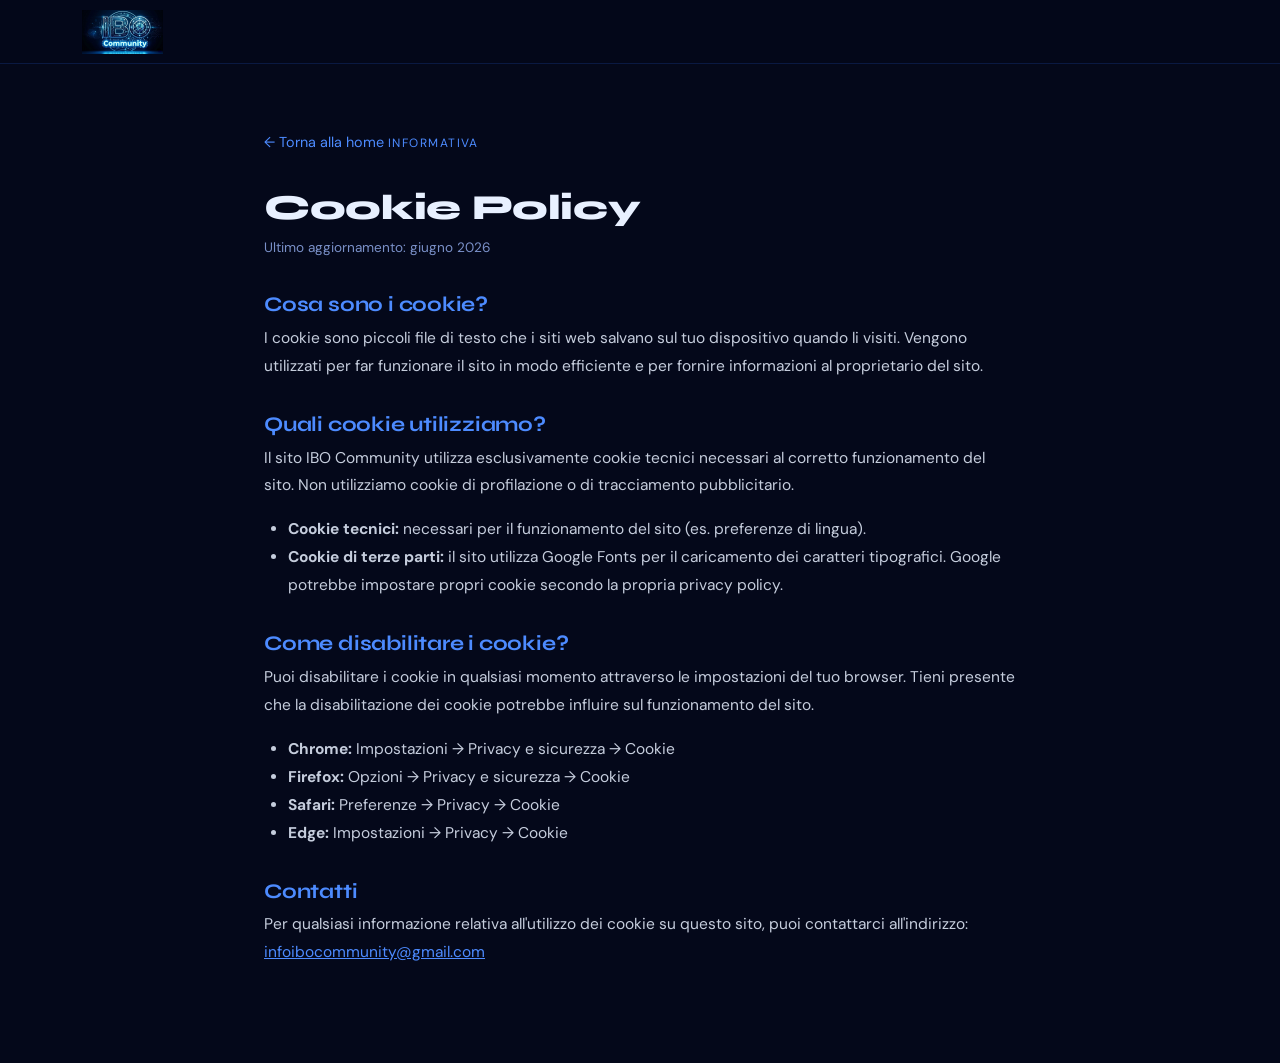
<file: cookie.html>
<!DOCTYPE html>
<html lang="it">
<head>
  <meta charset="UTF-8" />
  <meta name="viewport" content="width=device-width, initial-scale=1.0" />
  <title>Cookie Policy — IBO Community</title>
  <link href="https://fonts.googleapis.com/css2?family=Syne:wght@400;600;700;800&family=DM+Sans:ital,wght@0,300;0,400;0,500;1,300&display=swap" rel="stylesheet" />
  <link href="https://cdnjs.cloudflare.com/ajax/libs/bootstrap/5.3.3/css/bootstrap.min.css" rel="stylesheet" />
  <link rel="stylesheet" href="style.css" />
  <style>
    .policy-wrap { max-width: 800px; margin: 0 auto; padding: 8rem 1.5rem 5rem; }
    .policy-wrap h1 { font-family: var(--font-display); font-size: 2.2rem; font-weight: 800; margin-bottom: 0.5rem; }
    .policy-wrap h2 { font-family: var(--font-display); font-size: 1.3rem; font-weight: 700; margin: 2rem 0 0.5rem; color: var(--glow); }
    .policy-wrap p, .policy-wrap li { font-size: 0.97rem; color: rgba(232,240,255,0.85); line-height: 1.8; }
    .policy-wrap ul { padding-left: 1.5rem; }
    .back-btn { display: inline-flex; align-items: center; gap: 0.5rem; color: var(--glow); text-decoration: none; font-size: 0.9rem; margin-bottom: 2rem; transition: opacity 0.2s; }
    .back-btn:hover { opacity: 0.75; color: var(--glow); }
  </style>
</head>
<body>

  <nav class="navbar fixed-top custom-nav">
    <div class="container-xl d-flex align-items-center justify-content-between">
      <a class="nav-logo" href="index.html">
        <img src="ibo_logo.jpg" alt="Logo IBO Community" class="nav-logo-img" />
      </a>
    </div>
  </nav>

  <div class="policy-wrap">
    <a href="index.html" class="back-btn">← Torna alla home</a>
    <span style="font-size:0.75rem; letter-spacing:0.12em; text-transform:uppercase; color:var(--glow);">Informativa</span>
    <h1>Cookie Policy</h1>
    <p style="color:var(--muted); font-size:0.85rem;">Ultimo aggiornamento: giugno 2026</p>

    <h2>Cosa sono i cookie?</h2>
    <p>I cookie sono piccoli file di testo che i siti web salvano sul tuo dispositivo quando li visiti. Vengono utilizzati per far funzionare il sito in modo efficiente e per fornire informazioni al proprietario del sito.</p>

    <h2>Quali cookie utilizziamo?</h2>
    <p>Il sito IBO Community utilizza esclusivamente cookie tecnici necessari al corretto funzionamento del sito. Non utilizziamo cookie di profilazione o di tracciamento pubblicitario.</p>
    <ul>
      <li><strong>Cookie tecnici:</strong> necessari per il funzionamento del sito (es. preferenze di lingua).</li>
      <li><strong>Cookie di terze parti:</strong> il sito utilizza Google Fonts per il caricamento dei caratteri tipografici. Google potrebbe impostare propri cookie secondo la propria privacy policy.</li>
    </ul>

    <h2>Come disabilitare i cookie?</h2>
    <p>Puoi disabilitare i cookie in qualsiasi momento attraverso le impostazioni del tuo browser. Tieni presente che la disabilitazione dei cookie potrebbe influire sul funzionamento del sito.</p>
    <ul>
      <li><strong>Chrome:</strong> Impostazioni → Privacy e sicurezza → Cookie</li>
      <li><strong>Firefox:</strong> Opzioni → Privacy e sicurezza → Cookie</li>
      <li><strong>Safari:</strong> Preferenze → Privacy → Cookie</li>
      <li><strong>Edge:</strong> Impostazioni → Privacy → Cookie</li>
    </ul>

    <h2>Contatti</h2>
    <p>Per qualsiasi informazione relativa all'utilizzo dei cookie su questo sito, puoi contattarci all'indirizzo: <a href="mailto:infoibocommunity@gmail.com" style="color:var(--glow);">infoibocommunity@gmail.com</a></p>
  </div>

</body>
</html>
</file>
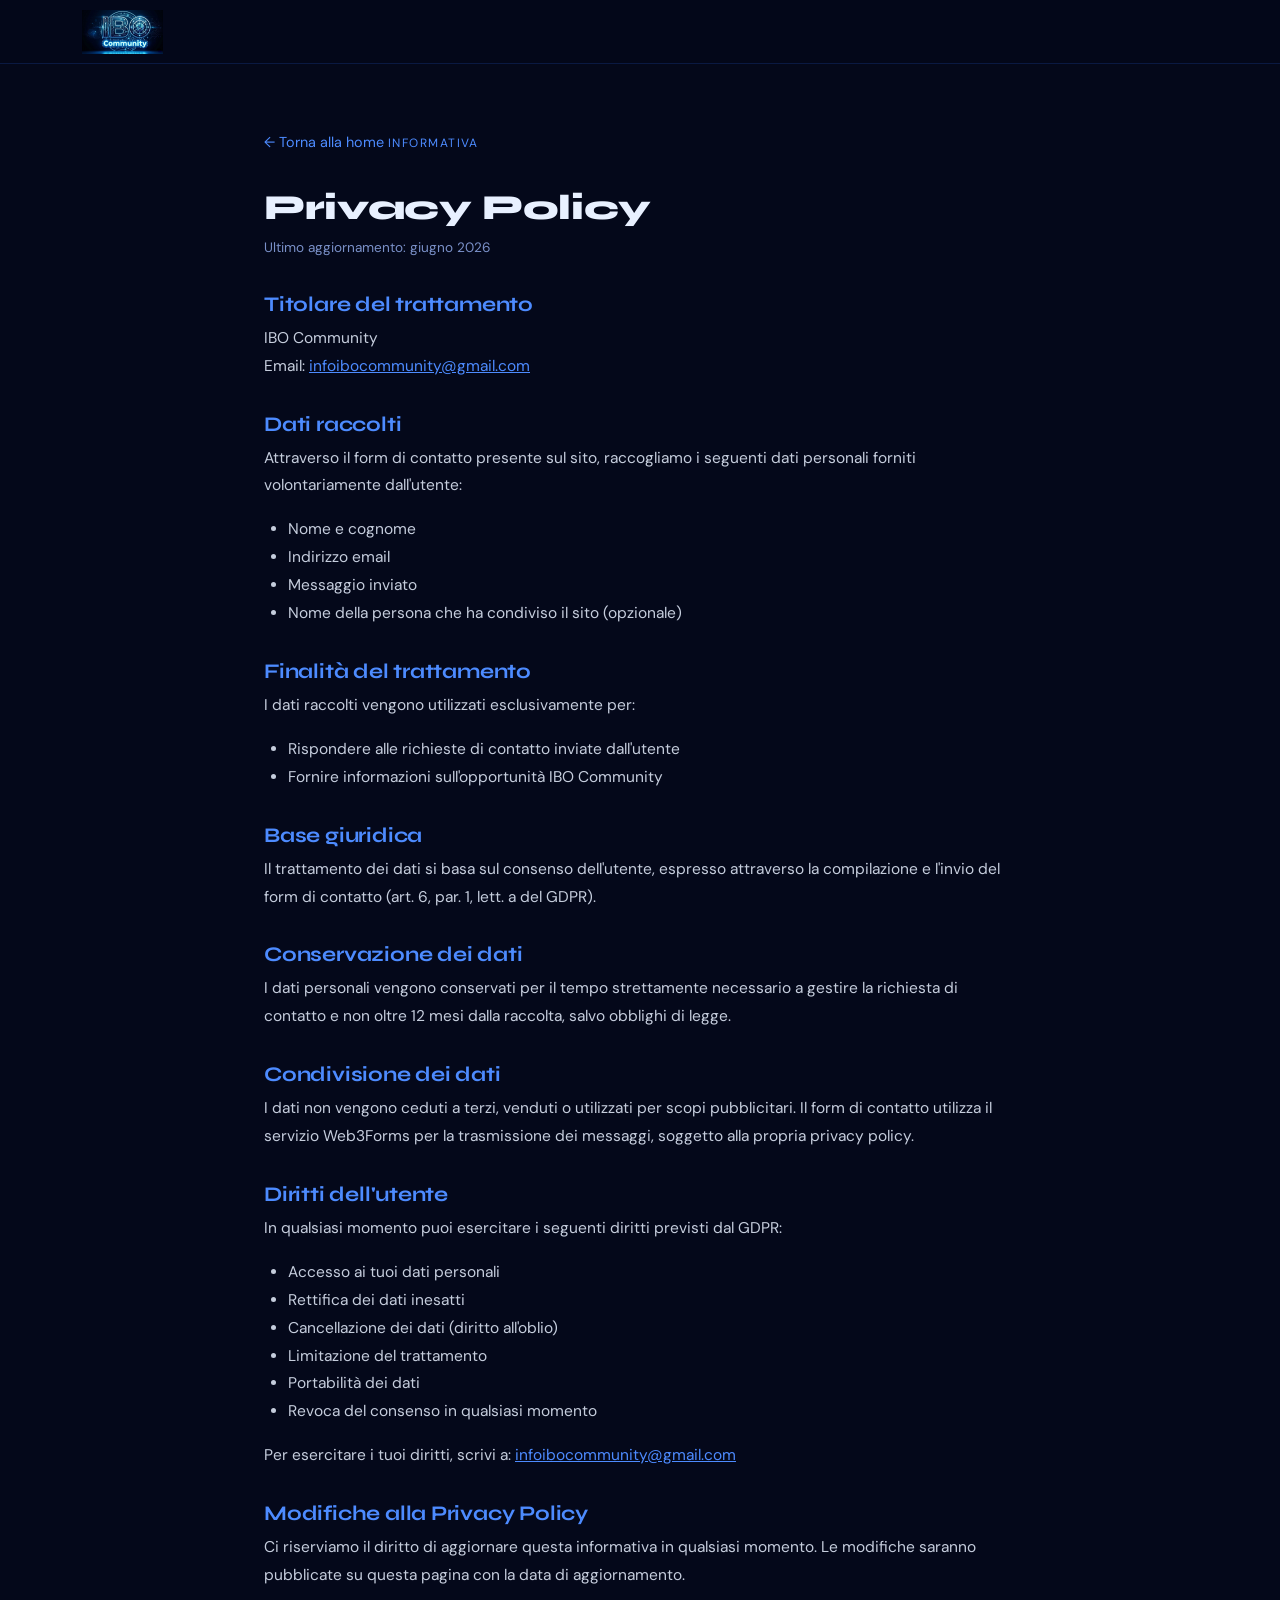
<file: privacy.html>
<!DOCTYPE html>
<html lang="it">
<head>
  <meta charset="UTF-8" />
  <meta name="viewport" content="width=device-width, initial-scale=1.0" />
  <title>Privacy Policy — IBO Community</title>
  <link href="https://fonts.googleapis.com/css2?family=Syne:wght@400;600;700;800&family=DM+Sans:ital,wght@0,300;0,400;0,500;1,300&display=swap" rel="stylesheet" />
  <link href="https://cdnjs.cloudflare.com/ajax/libs/bootstrap/5.3.3/css/bootstrap.min.css" rel="stylesheet" />
  <link rel="stylesheet" href="style.css" />
  <style>
    .policy-wrap { max-width: 800px; margin: 0 auto; padding: 8rem 1.5rem 5rem; }
    .policy-wrap h1 { font-family: var(--font-display); font-size: 2.2rem; font-weight: 800; margin-bottom: 0.5rem; }
    .policy-wrap h2 { font-family: var(--font-display); font-size: 1.3rem; font-weight: 700; margin: 2rem 0 0.5rem; color: var(--glow); }
    .policy-wrap p, .policy-wrap li { font-size: 0.97rem; color: rgba(232,240,255,0.85); line-height: 1.8; }
    .policy-wrap ul { padding-left: 1.5rem; }
    .back-btn { display: inline-flex; align-items: center; gap: 0.5rem; color: var(--glow); text-decoration: none; font-size: 0.9rem; margin-bottom: 2rem; transition: opacity 0.2s; }
    .back-btn:hover { opacity: 0.75; color: var(--glow); }
  </style>
</head>
<body>

  <nav class="navbar fixed-top custom-nav">
    <div class="container-xl d-flex align-items-center justify-content-between">
      <a class="nav-logo" href="index.html">
        <img src="ibo_logo.jpg" alt="Logo IBO Community" class="nav-logo-img" />
      </a>
    </div>
  </nav>

  <div class="policy-wrap">
    <a href="index.html" class="back-btn">← Torna alla home</a>
    <span style="font-size:0.75rem; letter-spacing:0.12em; text-transform:uppercase; color:var(--glow);">Informativa</span>
    <h1>Privacy Policy</h1>
    <p style="color:var(--muted); font-size:0.85rem;">Ultimo aggiornamento: giugno 2026</p>

    <h2>Titolare del trattamento</h2>
    <p>IBO Community<br/>Email: <a href="mailto:infoibocommunity@gmail.com" style="color:var(--glow);">infoibocommunity@gmail.com</a></p>

    <h2>Dati raccolti</h2>
    <p>Attraverso il form di contatto presente sul sito, raccogliamo i seguenti dati personali forniti volontariamente dall'utente:</p>
    <ul>
      <li>Nome e cognome</li>
      <li>Indirizzo email</li>
      <li>Messaggio inviato</li>
      <li>Nome della persona che ha condiviso il sito (opzionale)</li>
    </ul>

    <h2>Finalità del trattamento</h2>
    <p>I dati raccolti vengono utilizzati esclusivamente per:</p>
    <ul>
      <li>Rispondere alle richieste di contatto inviate dall'utente</li>
      <li>Fornire informazioni sull'opportunità IBO Community</li>
    </ul>

    <h2>Base giuridica</h2>
    <p>Il trattamento dei dati si basa sul consenso dell'utente, espresso attraverso la compilazione e l'invio del form di contatto (art. 6, par. 1, lett. a del GDPR).</p>

    <h2>Conservazione dei dati</h2>
    <p>I dati personali vengono conservati per il tempo strettamente necessario a gestire la richiesta di contatto e non oltre 12 mesi dalla raccolta, salvo obblighi di legge.</p>

    <h2>Condivisione dei dati</h2>
    <p>I dati non vengono ceduti a terzi, venduti o utilizzati per scopi pubblicitari. Il form di contatto utilizza il servizio Web3Forms per la trasmissione dei messaggi, soggetto alla propria privacy policy.</p>

    <h2>Diritti dell'utente</h2>
    <p>In qualsiasi momento puoi esercitare i seguenti diritti previsti dal GDPR:</p>
    <ul>
      <li>Accesso ai tuoi dati personali</li>
      <li>Rettifica dei dati inesatti</li>
      <li>Cancellazione dei dati (diritto all'oblio)</li>
      <li>Limitazione del trattamento</li>
      <li>Portabilità dei dati</li>
      <li>Revoca del consenso in qualsiasi momento</li>
    </ul>
    <p>Per esercitare i tuoi diritti, scrivi a: <a href="mailto:infoibocommunity@gmail.com" style="color:var(--glow);">infoibocommunity@gmail.com</a></p>

    <h2>Modifiche alla Privacy Policy</h2>
    <p>Ci riserviamo il diritto di aggiornare questa informativa in qualsiasi momento. Le modifiche saranno pubblicate su questa pagina con la data di aggiornamento.</p>
  </div>

</body>
</html>
</file>
<file: style.css>
/* ══════════════════════════════════════════
   style.css — IBO Community Site
   Dependencies: Bootstrap 5, Font Awesome 6
══════════════════════════════════════════ */


/* ─────────────────────────────────────────
   1. VARIABLES
───────────────────────────────────────── */
:root {
  --navy:          #04081a;
  --deep:          #080f2e;
  --mid:           #0d1a4a;
  --accent:        #2e6cff;
  --glow:          #4d8bff;
  --bright:        #7eb4ff;
  --white:         #e8f0ff;
  --muted:         #7a90c8;
  --gold:          #f0c060;
  --font-display:  'Syne', sans-serif;
  --font-body:     'DM Sans', sans-serif;
  --radius-sm:     8px;
  --radius-md:     12px;
  --radius-lg:     16px;
  --radius-xl:     20px;
  --shadow-glow:   0 0 32px rgba(46, 108, 255, 0.35);
  --shadow-hover:  0 8px 40px rgba(77, 139, 255, 0.45);
  --border-subtle: 1px solid rgba(46, 108, 255, 0.18);
  --border-mid:    1px solid rgba(46, 108, 255, 0.3);
}


/* ─────────────────────────────────────────
   2. RESET & BASE
   — Tutto parte da qui per cascata
───────────────────────────────────────── */
*, *::before, *::after { box-sizing: border-box; }
html { scroll-behavior: smooth; }
body {
  background-color: var(--navy);
  color: var(--white);          /* ← tutti i testi ereditano bianco */
  font-family: var(--font-body);
  font-size: 16px;
  line-height: 1.8;             /* ← line-height globale */
  overflow-x: hidden;
}
section { position: relative; z-index: 1; }

/* ─────────────────────────────────────────
   TIPOGRAFIA GLOBALE — cascata da body
   Sovrascrivere solo dove necessario
───────────────────────────────────────── */
h1, h2, h3, h4, h5, h6 {
  font-family: var(--font-display);
  font-weight: 800;
  line-height: 1.15;
  letter-spacing: -0.01em;
  /* colore ereditato da body = var(--white) */
}

p {
  font-size: 0.95rem;
  line-height: 1.9;
  /* colore ereditato da body = var(--white) */
}

/* Gradiente sui titoli sezione */
.section-title {
  font-size: clamp(2rem, 4vw, 2.8rem);
  margin-bottom: 1.1rem;
  background: linear-gradient(135deg, #ffffff 0%, var(--glow) 100%);
  -webkit-background-clip: text;
  -webkit-text-fill-color: transparent;
  background-clip: text;
}


/* ─────────────────────────────────────────
   3. UTILITIES
───────────────────────────────────────── */
.bg-deep { background-color: var(--deep); }
.bg-mid  { background-color: var(--mid);  }
.text-muted-custom { font-size: 0.95rem; margin-bottom: 1.1rem; line-height: 1.9; }


/* ─────────────────────────────────────────
   4. LAYOUT
───────────────────────────────────────── */
#stars-canvas { position: fixed; inset: 0; pointer-events: none; z-index: 0; }
.divider {
  position: relative; z-index: 1; height: 1px;
  background: linear-gradient(to right, transparent, rgba(46,108,255,0.4), transparent);
  margin: 0 2rem;
}


/* ─────────────────────────────────────────
   5. NAVIGATION
───────────────────────────────────────── */
.custom-nav,
.custom-nav.navbar {
  position: fixed !important;
  top: 0 !important; left: 0 !important; right: 0 !important;
  width: 100% !important;
  background: rgba(4, 8, 26, 0.92) !important;
  backdrop-filter: blur(20px) !important;
  -webkit-backdrop-filter: blur(20px) !important;
  border-bottom: var(--border-subtle) !important;
  padding: 0.6rem 0 !important;
  z-index: 1000 !important;
  transform: none !important;
  transition: none !important;
  min-height: unset !important;
}
.nav-logo     { display: flex; align-items: center; text-decoration: none; flex-shrink: 0; }
.nav-logo-img { height: 44px; width: auto; object-fit: contain; }
.nav-links    { display: flex !important; flex-wrap: nowrap; gap: 1.5rem; list-style: none; margin: 0; padding: 0; width: max-content; }
.custom-nav .nav-link {
  font-size: 0.84rem; font-weight: 500; letter-spacing: 0.04em;
  color: #ffffff !important; padding: 0.3rem 0 !important;
  text-decoration: none; position: relative; transition: opacity 0.2s;
  white-space: nowrap; display: block;
}
.custom-nav .nav-link::after {
  content: ''; position: absolute; bottom: -2px; left: 0;
  width: 0; height: 2px; background: var(--glow);
  border-radius: 2px; transition: width 0.25s ease;
}
.custom-nav .nav-link:hover { opacity: 0.85; }
.custom-nav .nav-link:hover::after { width: 100%; }
.nav-cta {
  padding: 0.42rem 1.1rem !important; border-radius: var(--radius-sm) !important;
  background: var(--accent) !important; color: #ffffff !important;
  font-weight: 700 !important; letter-spacing: 0.02em !important;
  transition: background 0.25s, box-shadow 0.25s !important;
}
.nav-cta::after { display: none !important; }
.nav-cta:hover  { background: var(--glow) !important; opacity: 1 !important; box-shadow: 0 0 20px rgba(77,139,255,0.5) !important; }

.nav-cta-contact {
  padding: 0.42rem 1.1rem !important;
  border-radius: var(--radius-sm) !important;
  border: 1px solid rgba(77, 139, 255, 0.6) !important;
  color: var(--bright) !important;
  font-weight: 600 !important;
  background: rgba(46, 108, 255, 0.15) !important;
  transition: background 0.25s, border-color 0.25s, box-shadow 0.25s !important;
}
.nav-cta-contact::after { display: none !important; }
.nav-cta-contact:hover {
  background: rgba(46, 108, 255, 0.3) !important;
  border-color: var(--glow) !important;
  box-shadow: 0 0 16px rgba(77,139,255,0.4) !important;
  opacity: 1 !important;
}

@media (min-width: 768px) {
  .custom-nav .container-xl { display: flex !important; flex-direction: row !important; align-items: center !important; justify-content: space-between !important; }
  .nav-links { gap: 2rem; width: auto; }
  .custom-nav .nav-link { font-size: 0.86rem; }
  .nav-logo-img { height: 44px; }
}


/* ─────────────────────────────────────────
   6. WIDGET LINGUA
───────────────────────────────────────── */
.lang-widget { position: fixed; bottom: 2rem; right: 1.5rem; z-index: 999; display: flex; flex-direction: column; gap: 0.5rem; }
.lang-btn {
  display: flex; align-items: center; gap: 0.5rem; padding: 0.5rem 0.9rem;
  border-radius: 999px; background: rgba(4,8,26,0.82); border: 1px solid rgba(46,108,255,0.25);
  backdrop-filter: blur(12px); text-decoration: none; color: var(--muted);
  font-size: 0.78rem; font-weight: 600; letter-spacing: 0.06em;
  transition: border-color 0.25s, color 0.25s, box-shadow 0.25s, transform 0.2s; white-space: nowrap;
}
.lang-btn:hover       { border-color: var(--glow); color: var(--white); box-shadow: 0 0 20px rgba(46,108,255,0.3); transform: translateX(-3px); }
.lang-btn.lang-active { border-color: var(--glow); color: var(--white); box-shadow: 0 0 16px rgba(77,139,255,0.35); }
.lang-label { font-family: var(--font-display); font-size: 0.72rem; font-weight: 700; }


/* ─────────────────────────────────────────
   7. INTRO
───────────────────────────────────────── */
#intro {
  position: relative; z-index: 1; width: 100%; height: 100vh;
  overflow: hidden; padding-top: 80px; box-sizing: border-box; background: #04081a;
}
.intro-img { width: 100%; height: 100%; object-fit: contain; object-position: center; display: block; }
.intro-img-mobile { display: none; }


/* ─────────────────────────────────────────
   8. HERO
───────────────────────────────────────── */
#hero { position: relative; z-index: 1; min-height: 100vh; display: flex; align-items: center; justify-content: center; padding: 8rem 1.5rem 6rem; overflow: hidden; }
.hero-overlay { position: absolute; inset: 0; background: linear-gradient(to bottom, rgba(4,8,26,0.60) 0%, rgba(4,8,26,0.50) 50%, rgba(4,8,26,0.80) 100%); z-index: 1; }
.orb { position: absolute; border-radius: 50%; filter: blur(90px); pointer-events: none; z-index: 2; }
.orb-1 { width: 520px; height: 520px; background: rgba(46,108,255,0.15); top: -120px; left: -180px; }
.orb-2 { width: 420px; height: 420px; background: rgba(77,139,255,0.09); bottom: -60px; right: -120px; }
.hero-content { position: relative; z-index: 3; }
.hero-badge {
  display: inline-block; padding: 0.52rem 1.5rem; border-radius: 999px;
  border: 1px solid rgba(255,255,255,0.35); background: rgba(255,255,255,0.08);
  font-size: 0.95rem; font-weight: 600; letter-spacing: 0.1em; text-transform: uppercase;
  margin-bottom: 2rem; animation: fadeUp 0.8s ease both;
}
.hero-sub   { max-width: 520px; font-size: 1.08rem; font-weight: 300; color: rgba(255,255,255,0.85); animation: fadeUp 0.8s 0.3s ease both; }
.btn-hero   { padding: 0.85rem 2.2rem; border-radius: var(--radius-sm); background: var(--accent); color: #fff; font-family: var(--font-body); font-size: 0.97rem; font-weight: 600; border: none; text-decoration: none; display: inline-flex; align-items: center; cursor: pointer; transition: background 0.25s, transform 0.2s, box-shadow 0.25s; box-shadow: var(--shadow-glow); animation: fadeUp 0.8s 0.45s ease both; }
.btn-hero:hover { background: var(--glow); color: #fff; transform: translateY(-2px); box-shadow: var(--shadow-hover); }
.hero-stats { animation: fadeUp 0.8s 0.6s ease both; }
.stat       { text-align: center; }
.stat-num   { font-family: var(--font-display); font-size: 2.4rem; font-weight: 800; line-height: 1.1; }
.stat-label { font-size: 0.78rem; letter-spacing: 0.1em; text-transform: uppercase; color: rgba(255,255,255,0.75); }


/* ─────────────────────────────────────────
   9. SECTION COMMONS
───────────────────────────────────────── */
.section-inner { padding: 7rem 1.5rem; }
.section-label { display: inline-block; font-size: 0.72rem; font-weight: 700; letter-spacing: 0.16em; text-transform: uppercase; color: var(--glow); margin-bottom: 0.75rem; }


/* ─────────────────────────────────────────
   10. CHI SIAMO
───────────────────────────────────────── */
#chi-siamo { background-color: var(--navy); }
.about-photo-wrap {
  position: relative; border-radius: var(--radius-lg);
  overflow: visible; border: none; box-shadow: none;
  transition: transform 0.3s;
}
.about-photo-wrap:hover { transform: translateY(-3px); }
.about-photo-main .about-photo { height: auto; width: 100%; }
.about-photo { width: 100%; object-fit: contain; object-position: center; display: block; }
.about-photo-desktop { display: none; }
.about-photo-mobile  { display: block; }


/* ─────────────────────────────────────────
   11. SERVIZI
───────────────────────────────────────── */
#servizi { background-color: var(--deep); }
.service-circle-wrap { display: flex; justify-content: center; margin-bottom: 1.2rem; }
.service-circle {
  width: 160px; height: 160px; border-radius: 50%; overflow: hidden;
  border: 3px solid rgba(46,108,255,0.35); background: var(--mid);
  box-shadow: 0 0 30px rgba(46,108,255,0.2);
  transition: border-color 0.3s, box-shadow 0.3s, transform 0.3s;
}
.service-circle:hover { border-color: var(--glow); box-shadow: 0 0 50px rgba(77,139,255,0.45); transform: translateY(-6px) scale(1.04); }
.service-circle-icon { display: flex; align-items: center; justify-content: center; background: rgba(46,108,255,0.1); }
.service-circle-icon i { font-size: 2.8rem; color: var(--glow); filter: drop-shadow(0 0 12px rgba(77,139,255,0.7)); }
.service-title { font-family: var(--font-display); font-size: 1rem; font-weight: 700; margin-bottom: 0.4rem; }
.service-desc  { font-size: 0.84rem; line-height: 1.7; margin: 0 auto; max-width: 200px; color: rgba(232,240,255,0.85); }


/* ─────────────────────────────────────────
   12. GALLERIA
───────────────────────────────────────── */
#galleria { background-color: var(--navy); }
.gallery-carousel-wrap { position: relative; border-radius: var(--radius-xl); overflow: hidden; border: var(--border-subtle); box-shadow: 0 0 80px rgba(46,108,255,0.2); }
.gallery-inner-wrap { border-radius: var(--radius-xl); }
.gallery-slide { position: relative; width: 100%; height: 560px; overflow: hidden; background: var(--navy); }
.gallery-slide-img { width: 100%; height: 100%; object-fit: contain; object-position: center; display: block; background: var(--navy); transition: transform 0.6s ease; }
.carousel-item.active .gallery-slide-img { transform: scale(1.03); }
.gallery-indicators { bottom: 4rem !important; gap: 6px; }
.gallery-indicators button { width: 8px !important; height: 8px !important; border-radius: 50% !important; background: rgba(255,255,255,0.4) !important; border: none !important; transition: background 0.25s, transform 0.25s !important; padding: 0 !important; }
.gallery-indicators button.active { background: var(--glow) !important; transform: scale(1.3); box-shadow: 0 0 10px var(--glow); }
.carousel-control-prev,
.carousel-control-next { width: auto; opacity: 0.8; }
.carousel-control-prev { left: 10px; }
.carousel-control-next { right: 10px; }
.carousel-control-prev i,
.carousel-control-next i { color: white; filter: drop-shadow(0 0 4px rgba(0,0,0,0.6)); transition: transform 0.2s; }
.carousel-control-prev:hover i,
.carousel-control-next:hover i { transform: scale(1.2); }


/* ─────────────────────────────────────────
   13. RECENSIONI
───────────────────────────────────────── */
#recensioni { background-color: var(--deep); }
.testi-card-v2 {
  border-radius: var(--radius-lg); overflow: hidden;
  background: rgba(4,8,26,0.65); border: var(--border-subtle);
  height: 100%; transition: border-color 0.3s, transform 0.3s;
}
.testi-card-v2:hover { border-color: rgba(77,139,255,0.4); transform: translateY(-5px); }
.testi-photo-v2 { width: 100%; height: 280px; object-fit: cover; object-position: top center; display: block; background: var(--mid); }
.testi-body  { padding: 1.3rem; }
.testi-name  { font-family: var(--font-display); font-size: 1.05rem; font-weight: 800; margin-bottom: 0.15rem; }
.testi-city  { font-size: 0.78rem; letter-spacing: 0.07em; text-transform: uppercase; color: var(--muted); display: block; margin-bottom: 0.9rem; }
.testi-quote { font-size: 1.4rem; color: rgba(46,108,255,0.35); display: block; margin-bottom: 0.5rem; }
.testi-body p { font-size: 0.9rem; font-style: italic; line-height: 1.7; margin: 0; }


/* ─────────────────────────────────────────
   14. FORM
───────────────────────────────────────── */
.custom-input,
.form-control.custom-input {
  padding: 0.85rem 1.2rem;
  border-radius: var(--radius-sm) !important;
  border: 1px solid rgba(46,108,255,0.28) !important;
  background: rgba(4,8,26,0.65) !important;
  color: var(--white) !important;
  font-family: var(--font-body); font-size: 0.94rem;
  outline: none; transition: border-color 0.25s, box-shadow 0.25s;
}
.custom-input:focus,
.form-control.custom-input:focus {
  border-color: var(--glow) !important;
  box-shadow: 0 0 0 3px rgba(77,139,255,0.15) !important;
  background: rgba(4,8,26,0.8) !important;
}
.custom-input::placeholder { color: rgba(122,144,200,0.55); }
.custom-input option { background: #080f2e; color: #e8f0ff; }
.custom-label { font-size: 0.76rem; letter-spacing: 0.08em; text-transform: uppercase; color: var(--white); margin-bottom: 0.4rem; }


/* ─────────────────────────────────────────
   15. CONTATTI
───────────────────────────────────────── */
#contatti { background-color: var(--navy); }
.contact-form-box { padding: 2.2rem; border-radius: var(--radius-xl); background: rgba(8,15,46,0.55); border: var(--border-subtle); }
.success-msg { font-size: 0.9rem; color: var(--glow); }
.contact-item {
  display: flex; align-items: center; gap: 1rem; padding: 1.1rem 1.4rem;
  border-radius: var(--radius-md); background: rgba(4,8,26,0.5);
  border: var(--border-subtle); text-decoration: none; color: var(--white);
  transition: border-color 0.25s, background 0.25s, transform 0.2s;
}
.contact-item:hover { border-color: rgba(77,139,255,0.5); background: rgba(13,26,74,0.55); color: var(--white); transform: translateX(4px); }
.contact-icon { width: 44px; height: 44px; border-radius: var(--radius-sm); background: rgba(46,108,255,0.15); border: var(--border-subtle); display: flex; align-items: center; justify-content: center; font-size: 1.1rem; color: var(--glow); flex-shrink: 0; }
.contact-item small { display: block; font-size: 0.72rem; letter-spacing: 0.09em; text-transform: uppercase; color: rgba(232,240,255,0.6); margin-bottom: 0.15rem; }
.contact-item span  { font-size: 0.93rem; font-weight: 500; }


/* ─────────────────────────────────────────
   16. FOOTER
───────────────────────────────────────── */
.site-footer { position: relative; z-index: 1; background: var(--deep); border-top: var(--border-subtle); padding: 3rem 0 2rem; }
.footer-brand-name { font-family: var(--font-display); font-size: 1.6rem; font-weight: 800; letter-spacing: 0.03em; }
.footer-social { width: 42px; height: 42px; border-radius: 50%; background: rgba(46,108,255,0.12); border: var(--border-subtle); display: flex; align-items: center; justify-content: center; color: var(--muted); font-size: 1rem; text-decoration: none; transition: background 0.25s, color 0.25s, box-shadow 0.25s, transform 0.2s; }
.footer-social:hover { background: var(--accent); color: #fff; box-shadow: var(--shadow-glow); transform: translateY(-3px); }
.footer-divider { height: 1px; background: linear-gradient(to right, transparent, rgba(46,108,255,0.25), transparent); margin-bottom: 1.5rem; }
.footer-copy { font-size: 0.82rem; color: var(--muted); }
.footer-copy strong { color: var(--white); }
.footer-legal a { font-size: 0.78rem; color: var(--muted); text-decoration: none; transition: color 0.2s; position: relative; }
.footer-legal a::after { content: ''; position: absolute; bottom: -1px; left: 0; width: 0; height: 1px; background: var(--glow); transition: width 0.2s; }
.footer-legal a:hover { color: var(--bright); }
.footer-legal a:hover::after { width: 100%; }


/* ─────────────────────────────────────────
   17. ANIMAZIONI
───────────────────────────────────────── */
@keyframes fadeUp { from { opacity: 0; transform: translateY(30px); } to { opacity: 1; transform: translateY(0); } }


/* ─────────────────────────────────────────
   18. REVEAL
───────────────────────────────────────── */
.reveal { opacity: 0; transform: translateY(32px); transition: opacity 0.7s ease, transform 0.7s ease; }
.reveal.visible { opacity: 1; transform: translateY(0); }
.delay-1 { transition-delay: 0.15s; }
.delay-2 { transition-delay: 0.30s; }


/* ─────────────────────────────────────────
   19. SCROLL MARGIN NAVBAR
───────────────────────────────────────── */
#chi-siamo, #servizi, #galleria, #recensioni, #contatti { scroll-margin-top: 10px; }


/* ─────────────────────────────────────────
   20. COOKIE BANNER
───────────────────────────────────────── */
#cookie-banner {
  position: fixed; bottom: 0; left: 0; right: 0; z-index: 9999;
  background: rgba(4,8,26,0.97); border-top: var(--border-subtle);
  padding: 1rem 2rem; display: flex; align-items: center;
  justify-content: space-between; gap: 1rem; flex-wrap: wrap;
  backdrop-filter: blur(12px);
}
#cookie-banner p { margin: 0; font-size: 0.88rem; }
#cookie-banner a { color: var(--glow); }
#cookie-banner button {
  padding: 0.5rem 1.4rem; border-radius: var(--radius-sm);
  background: var(--accent); color: #fff; border: none;
  font-weight: 600; font-size: 0.88rem; cursor: pointer;
  white-space: nowrap; transition: background 0.2s;
}
#cookie-banner button:hover { background: var(--glow); }


/* ══════════════════════════════════════════
   RESPONSIVE
══════════════════════════════════════════ */

@media (min-width: 1400px) {
  .hero-sub      { max-width: 580px; font-size: 1.15rem; }
  .stat-num      { font-size: 2.8rem; }
  .gallery-slide { height: 620px; }
  .section-inner { padding: 8rem 2rem; }
}

@media (min-width: 1200px) {
  .about-photo-desktop { display: block; }
  .about-photo-mobile  { display: none; }
}

@media (max-width: 1200px) {
  .hero-sub      { max-width: 480px; }
  .gallery-slide { height: 480px; }
}

@media (max-width: 992px) {
  .hero-sub       { font-size: 1rem; max-width: 440px; }
  .section-inner  { padding: 6rem 1.5rem; }
  .section-title  { font-size: clamp(1.8rem, 3.5vw, 2.4rem); }
  .service-circle { width: 130px; height: 130px; }
  .gallery-slide  { height: 420px; }
  .nav-links      { gap: 1.4rem; }
  .custom-nav .nav-link { font-size: 0.8rem; }
}

@media (min-width: 768px) {
  .about-photo-desktop { display: block; }
  .about-photo-mobile  { display: none; }
}

@media (max-width: 768px) {
  .custom-nav { padding: 0.9rem 0 !important; }
  .custom-nav .container-xl { display: flex !important; flex-direction: column !important; align-items: center !important; justify-content: center !important; gap: 0.8rem; }
  .nav-logo { justify-content: center; }
  .nav-logo-img { height: 42px; }
  .nav-links { gap: 1rem; justify-content: center; width: auto; }
  .custom-nav .nav-link { font-size: 0.72rem; white-space: nowrap; text-align: center; line-height: 1.2; }
  .nav-cta { padding: 0.38rem 0.9rem !important; font-size: 0.72rem !important; }

  #intro { height: 100vh; padding-top: 0; }
  .intro-img-desktop { display: none; }
  .intro-img-mobile  { display: block; object-fit: cover; width: 100%; height: 100%; }

  .section-inner  { padding: 5rem 1.2rem; }
  .orb-1 { width: 280px; height: 280px; }
  .orb-2 { width: 220px; height: 220px; }
  .service-circle { width: 120px; height: 120px; }
  .gallery-slide  { height: 340px; }
  .gallery-indicators { bottom: 3rem !important; }
  .contact-form-box { padding: 1.5rem; }
  .site-footer .container-xl { padding: 0 1.5rem; }
  .footer-copy, .footer-legal { width: 100%; justify-content: center; text-align: center; }
  .lang-widget { bottom: 1.5rem; right: 1rem; }

  .testi-photo-v2 { height: auto; max-height: 300px; object-fit: contain; object-position: center; border-radius: var(--radius-lg); }
  .testi-card-v2  { border-radius: var(--radius-lg); overflow: visible; }

  .about-photo-desktop { display: none; }
  .about-photo-mobile  { display: block; }
}

@media (max-width: 576px) {
  #cookie-banner { flex-direction: column; text-align: center; padding: 1rem; }
  #cookie-banner button { width: 100%; }

  #hero { padding: 7rem 1.2rem 4rem; }
  .hero-sub { font-size: 0.95rem; }
  .btn-hero { padding: 0.78rem 1.8rem; font-size: 0.9rem; }
  .hero-stats { gap: 2.5rem !important; }
  .section-inner { padding: 4.5rem 1.1rem; }
  .section-title { font-size: 1.9rem; }
  .gallery-slide { height: 280px; }
  .nav-links { gap: 0.6rem; }
  .custom-nav .nav-link { font-size: 0.58rem; }
  .nav-cta { padding: 0.28rem 0.6rem !important; font-size: 0.58rem !important; }
  .testi-photo-v2 { height: 220px; }
}

@media (max-width: 480px) {
  #hero { padding: 7rem 1rem 4rem; }
  .hero-stats { gap: 2rem !important; }
  .stat-num { font-size: 1.9rem; }
  .service-circle { width: 100px; height: 100px; }
  .gallery-slide { height: 240px; }
  .gallery-indicators { bottom: 2.5rem !important; }
  .lang-widget { bottom: 1.5rem; right: 1rem; }
  .lang-btn { padding: 0.42rem 0.7rem; font-size: 0.72rem; }
  .testi-photo-v2 { height: 200px; }
}

@media (max-width: 375px) {
  .nav-logo-img { height: 26px; }
  .nav-links { gap: 0.5rem; }
  .custom-nav .nav-link { font-size: 0.55rem; letter-spacing: 0; }
  .nav-cta { padding: 0.25rem 0.55rem !important; font-size: 0.55rem !important; }
  #hero { padding: 7rem 0.9rem 3.5rem; }
  .hero-sub { font-size: 0.88rem; }
  .btn-hero { padding: 0.7rem 1.4rem; font-size: 0.84rem; }
  .hero-stats { gap: 1.8rem !important; }
  .section-title { font-size: 1.7rem; }
  .gallery-slide { height: 210px; }
  .lang-widget { bottom: 1rem; right: 0.75rem; }
  .lang-btn { padding: 0.38rem 0.6rem; }
  .lang-label { display: none; }
  .testi-photo-v2 { height: 180px; }
}

@media (max-width: 320px) {
  .nav-logo-img { height: 22px; }
  .nav-links { gap: 0.4rem; }
  .custom-nav .nav-link { font-size: 0.5rem; }
  .nav-cta { padding: 0.22rem 0.5rem !important; font-size: 0.5rem !important; }
  #hero { padding: 7rem 0.8rem 3.5rem; }
  .hero-sub { font-size: 0.82rem; }
  .btn-hero { padding: 0.65rem 1.2rem; font-size: 0.8rem; }
  .hero-stats { gap: 1.2rem !important; }
  .stat-num { font-size: 1.6rem; }
  .section-inner { padding: 4rem 0.9rem; }
  .section-title { font-size: 1.5rem; }
  .service-circle { width: 80px; height: 80px; }
  .gallery-slide { height: 180px; }
  .contact-form-box { padding: 1rem; }
  .footer-brand-name { font-size: 1.1rem; }
  .footer-legal { flex-direction: column; gap: 0.4rem !important; align-items: center; }
  .testi-photo-v2 { height: 160px; }
}
</file>
